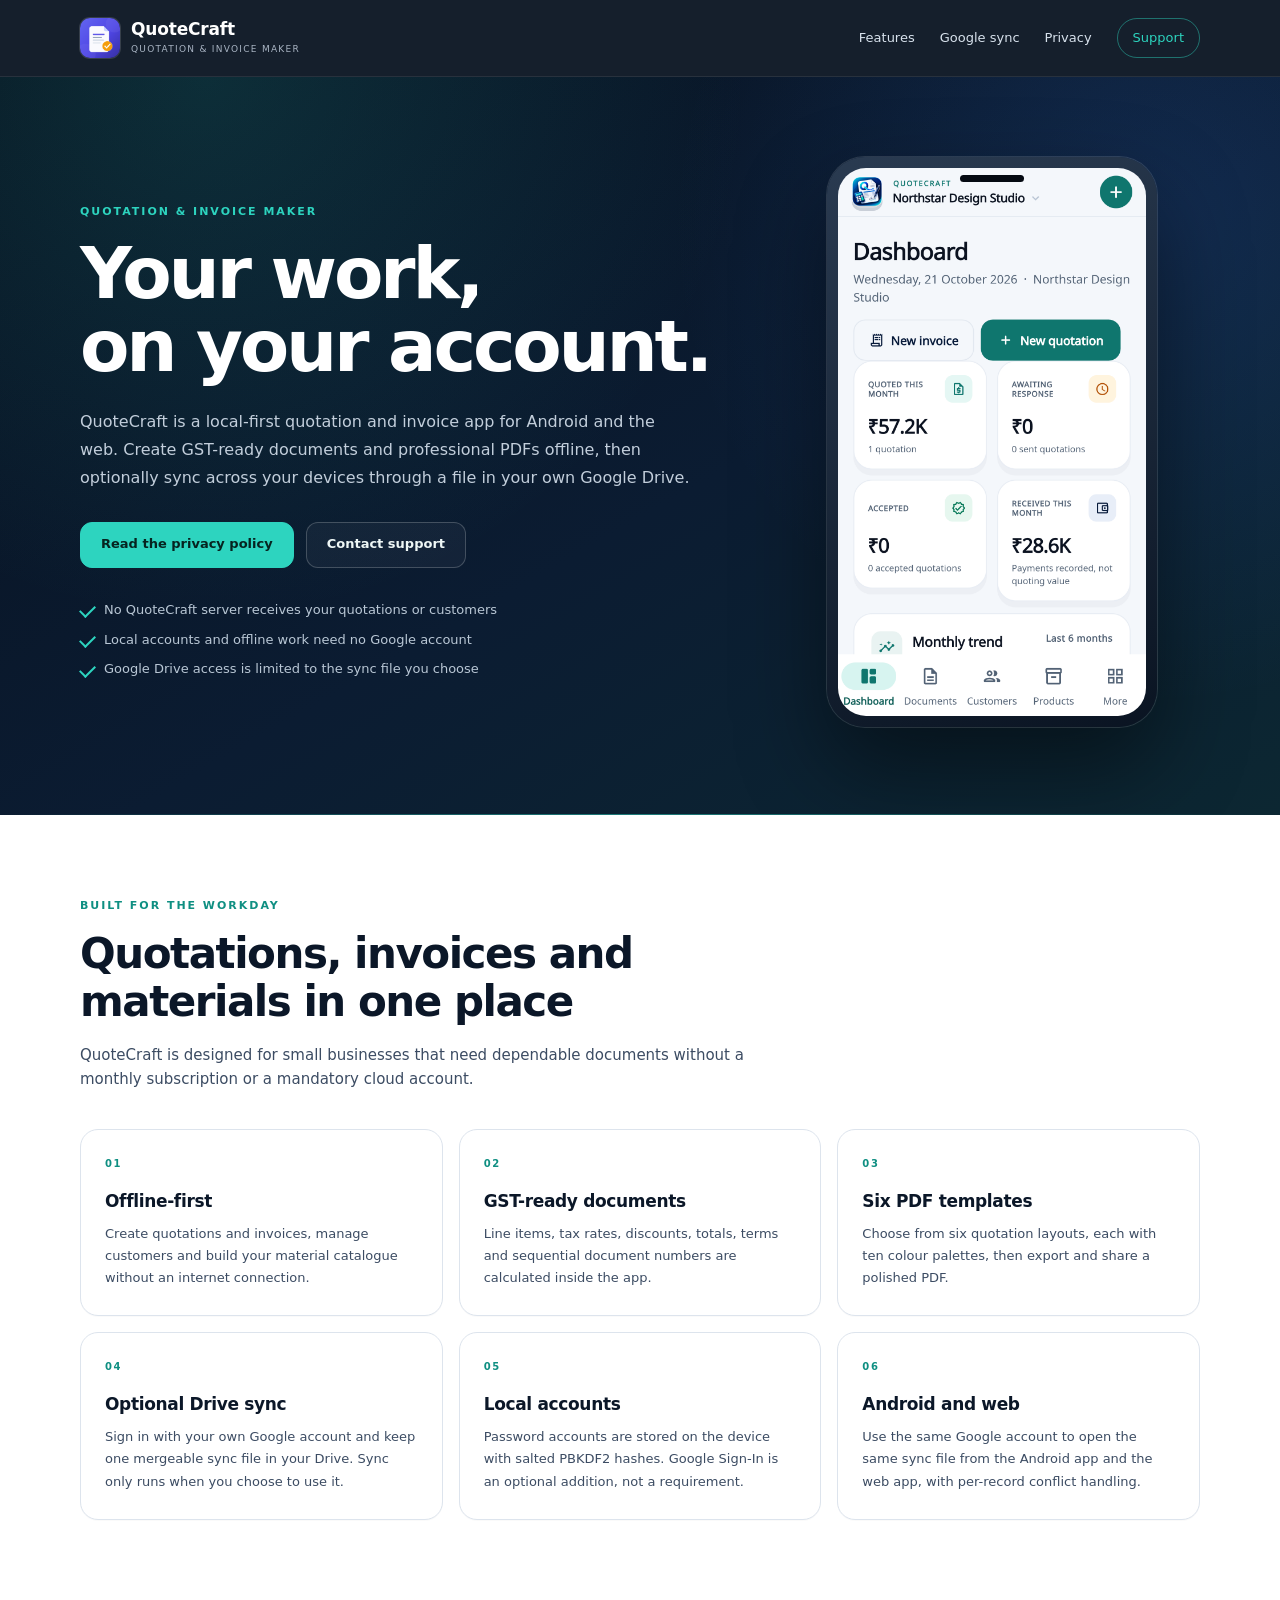
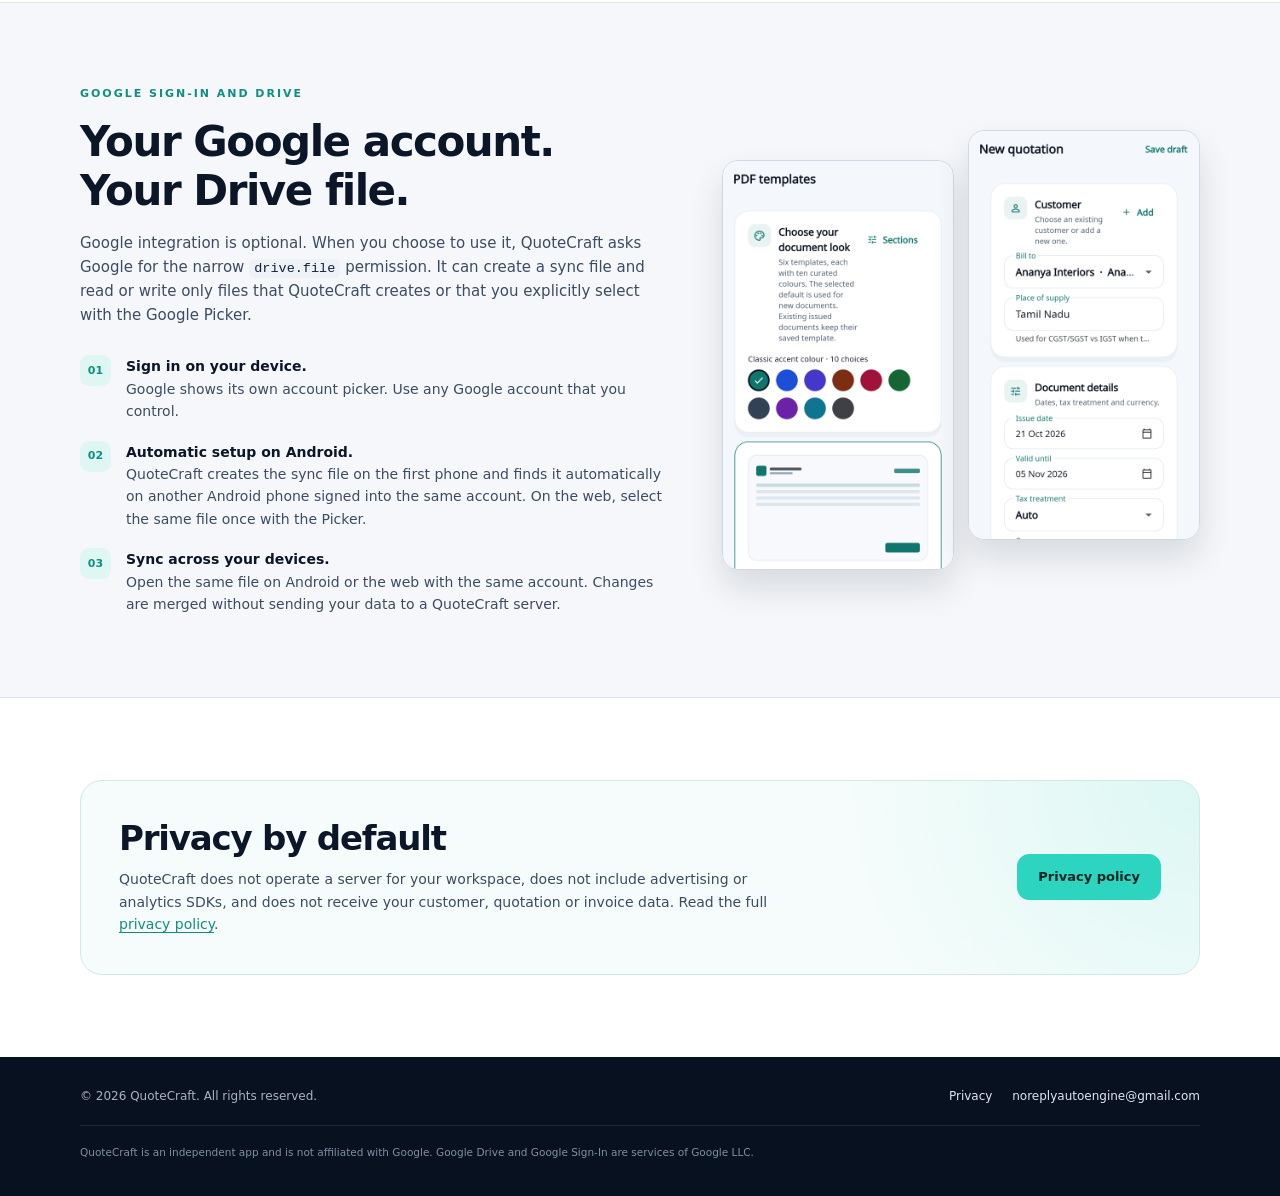
<file: index.html>
<!doctype html>
<html lang="en">
  <head>
    <meta charset="utf-8" />
    <meta name="viewport" content="width=device-width, initial-scale=1" />
    <title>QuoteCraft — Quotation &amp; Invoice Maker</title>
    <meta
      name="description"
      content="QuoteCraft is a local-first quotation and invoice maker for Android and the web. Work offline, export professional PDFs, and optionally sync through your own Google Drive."
    />
    <link rel="icon" href="icon-512.png" />
    <link rel="stylesheet" href="styles.css" />
  </head>
  <body>
    <header class="site-header">
      <div class="wrap header-inner">
        <a class="brand" href="./">
          <img src="icon-512.png" alt="" width="40" height="40" />
          <span>
            <strong>QuoteCraft</strong>
            <small>Quotation &amp; invoice maker</small>
          </span>
        </a>
        <nav aria-label="Main">
          <a href="#features">Features</a>
          <a href="#google">Google sync</a>
          <a href="privacy.html">Privacy</a>
          <a class="nav-contact" href="mailto:noreplyautoengine@gmail.com">Support</a>
        </nav>
      </div>
    </header>

    <main>
      <section class="hero">
        <div class="wrap hero-grid">
          <div class="hero-copy">
            <p class="eyebrow">Quotation &amp; invoice maker</p>
            <h1>Your work,<br />on your account.</h1>
            <p class="lede">
              QuoteCraft is a local-first quotation and invoice app for Android
              and the web. Create GST-ready documents and professional PDFs
              offline, then optionally sync across your devices through a file
              in your own Google Drive.
            </p>
            <div class="actions">
              <a class="button" href="privacy.html">Read the privacy policy</a>
              <a class="button ghost" href="mailto:noreplyautoengine@gmail.com">Contact support</a>
            </div>
            <ul class="check-list">
              <li>No QuoteCraft server receives your quotations or customers</li>
              <li>Local accounts and offline work need no Google account</li>
              <li>Google Drive access is limited to the sync file you choose</li>
            </ul>
          </div>
          <div class="hero-visual">
            <div class="phone">
              <img
                src="screens/dashboard.png"
                alt="QuoteCraft dashboard showing quotation totals, recent documents and quick actions"
                width="360"
                height="800"
              />
            </div>
          </div>
        </div>
      </section>

      <section class="section" id="features">
        <div class="wrap">
          <p class="eyebrow dark">Built for the workday</p>
          <h2>Quotations, invoices and materials in one place</h2>
          <p class="section-lede">
            QuoteCraft is designed for small businesses that need dependable
            documents without a monthly subscription or a mandatory cloud
            account.
          </p>
          <div class="cards">
            <article class="card">
              <span class="card-kicker">01</span>
              <h3>Offline-first</h3>
              <p>
                Create quotations and invoices, manage customers and build your
                material catalogue without an internet connection.
              </p>
            </article>
            <article class="card">
              <span class="card-kicker">02</span>
              <h3>GST-ready documents</h3>
              <p>
                Line items, tax rates, discounts, totals, terms and sequential
                document numbers are calculated inside the app.
              </p>
            </article>
            <article class="card">
              <span class="card-kicker">03</span>
              <h3>Six PDF templates</h3>
              <p>
                Choose from six quotation layouts, each with ten colour palettes,
                then export and share a polished PDF.
              </p>
            </article>
            <article class="card">
              <span class="card-kicker">04</span>
              <h3>Optional Drive sync</h3>
              <p>
                Sign in with your own Google account and keep one mergeable sync
                file in your Drive. Sync only runs when you choose to use it.
              </p>
            </article>
            <article class="card">
              <span class="card-kicker">05</span>
              <h3>Local accounts</h3>
              <p>
                Password accounts are stored on the device with salted PBKDF2
                hashes. Google Sign-In is an optional addition, not a requirement.
              </p>
            </article>
            <article class="card">
              <span class="card-kicker">06</span>
              <h3>Android and web</h3>
              <p>
                Use the same Google account to open the same sync file from the
                Android app and the web app, with per-record conflict handling.
              </p>
            </article>
          </div>
        </div>
      </section>

      <section class="section tinted" id="google">
        <div class="wrap split">
          <div>
            <p class="eyebrow dark">Google Sign-In and Drive</p>
            <h2>Your Google account. Your Drive file.</h2>
            <p class="section-lede">
              Google integration is optional. When you choose to use it,
              QuoteCraft asks Google for the narrow
              <code>drive.file</code> permission. It can create a sync file and
              read or write only files that QuoteCraft creates or that you
              explicitly select with the Google Picker.
            </p>
            <ol class="steps">
              <li>
                <strong>Sign in on your device.</strong> Google shows its own
                account picker. Use any Google account that you control.
              </li>
              <li>
                <strong>Automatic setup on Android.</strong> QuoteCraft creates
                the sync file on the first phone and finds it automatically on
                another Android phone signed into the same account. On the web,
                select the same file once with the Picker.
              </li>
              <li>
                <strong>Sync across your devices.</strong> Open the same file on
                Android or the web with the same account. Changes are merged
                without sending your data to a QuoteCraft server.
              </li>
            </ol>
          </div>
          <div class="templates">
            <img
              src="screens/templates.png"
              alt="QuoteCraft template gallery showing six quotation designs"
              loading="lazy"
            />
            <img
              src="screens/quote-editor.png"
              alt="QuoteCraft quotation editor with line items and totals"
              loading="lazy"
            />
          </div>
        </div>
      </section>

      <section class="section">
        <div class="wrap notice">
          <div>
            <h2>Privacy by default</h2>
            <p>
              QuoteCraft does not operate a server for your workspace, does not
              include advertising or analytics SDKs, and does not receive your
              customer, quotation or invoice data. Read the full
              <a href="privacy.html">privacy policy</a>.
            </p>
          </div>
          <a class="button" href="privacy.html">Privacy policy</a>
        </div>
      </section>
    </main>

    <footer class="site-footer">
      <div class="wrap footer-inner">
        <p>&copy; 2026 QuoteCraft. All rights reserved.</p>
        <p>
          <a href="privacy.html">Privacy</a>
          <a href="mailto:noreplyautoengine@gmail.com">noreplyautoengine@gmail.com</a>
        </p>
      </div>
      <div class="wrap fine-print">
        <p>
          QuoteCraft is an independent app and is not affiliated with Google.
          Google Drive and Google Sign-In are services of Google LLC.
        </p>
      </div>
    </footer>
  </body>
</html>
</file>
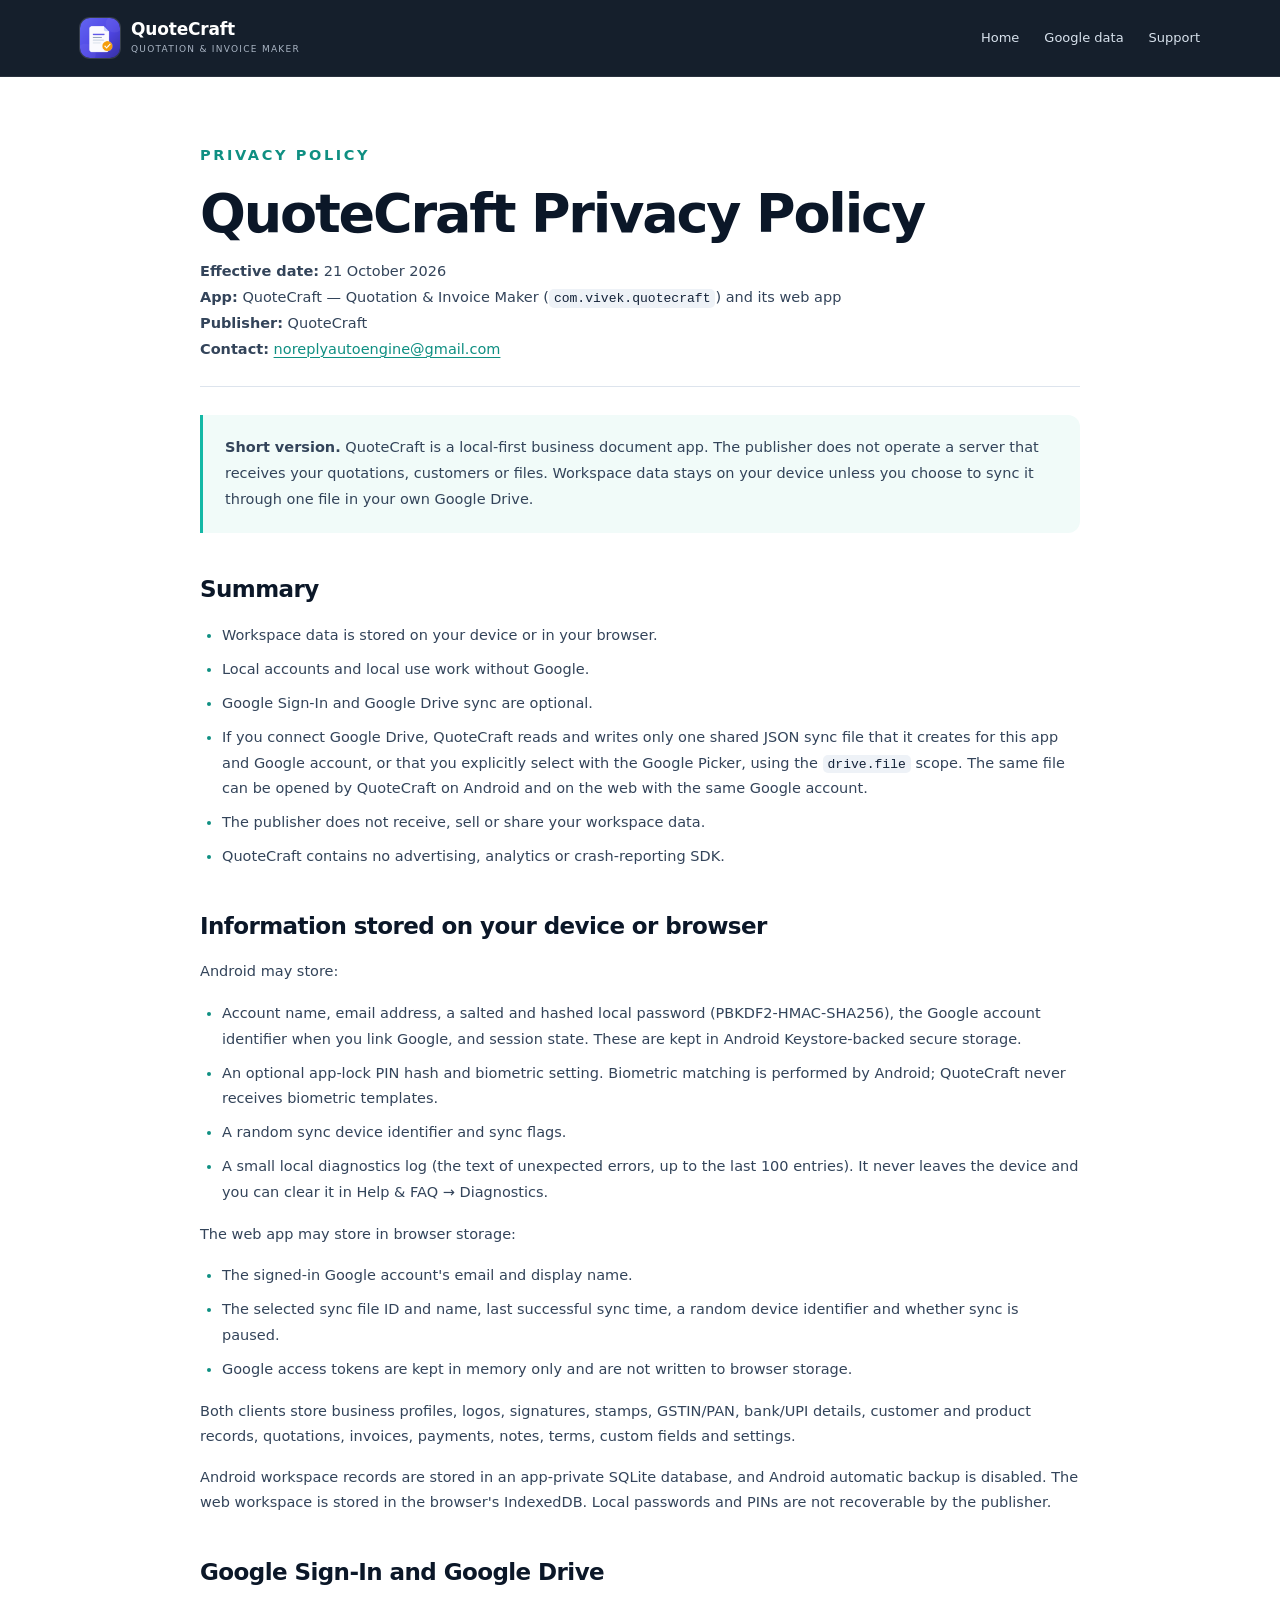
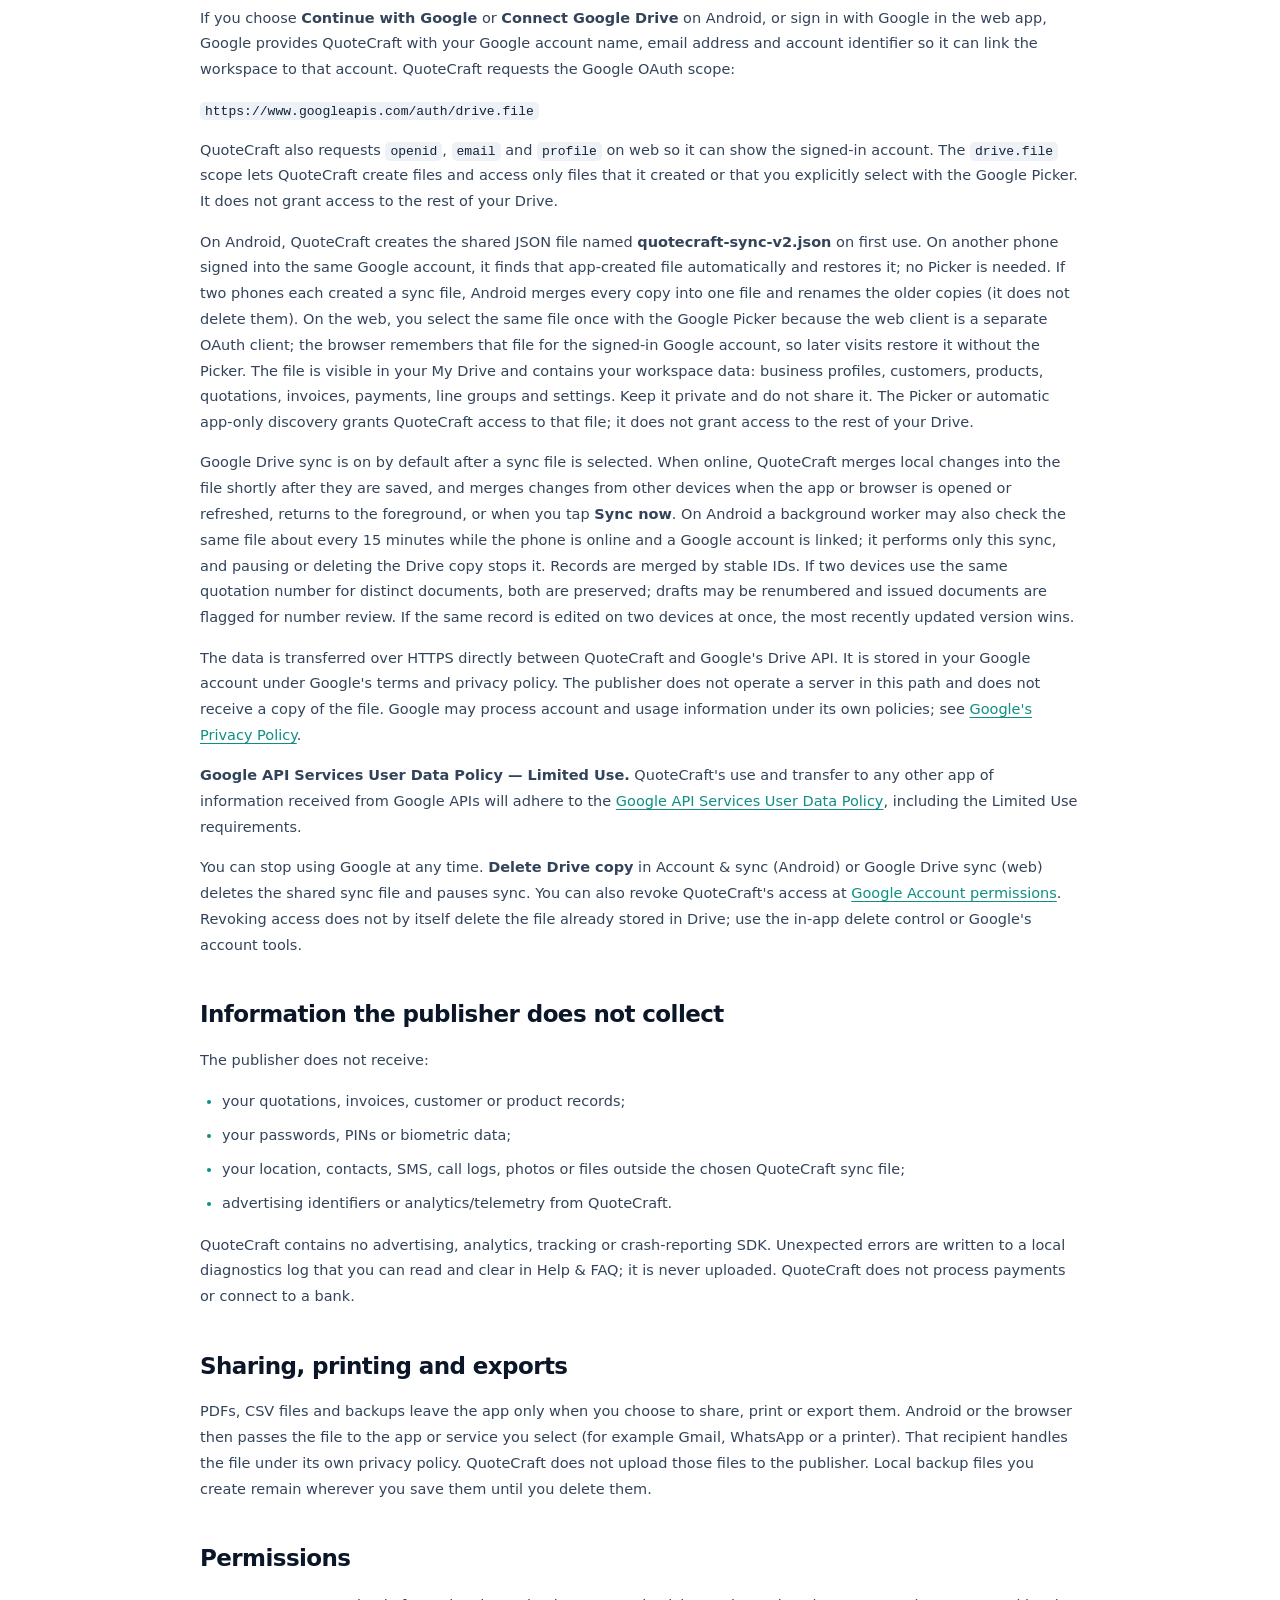
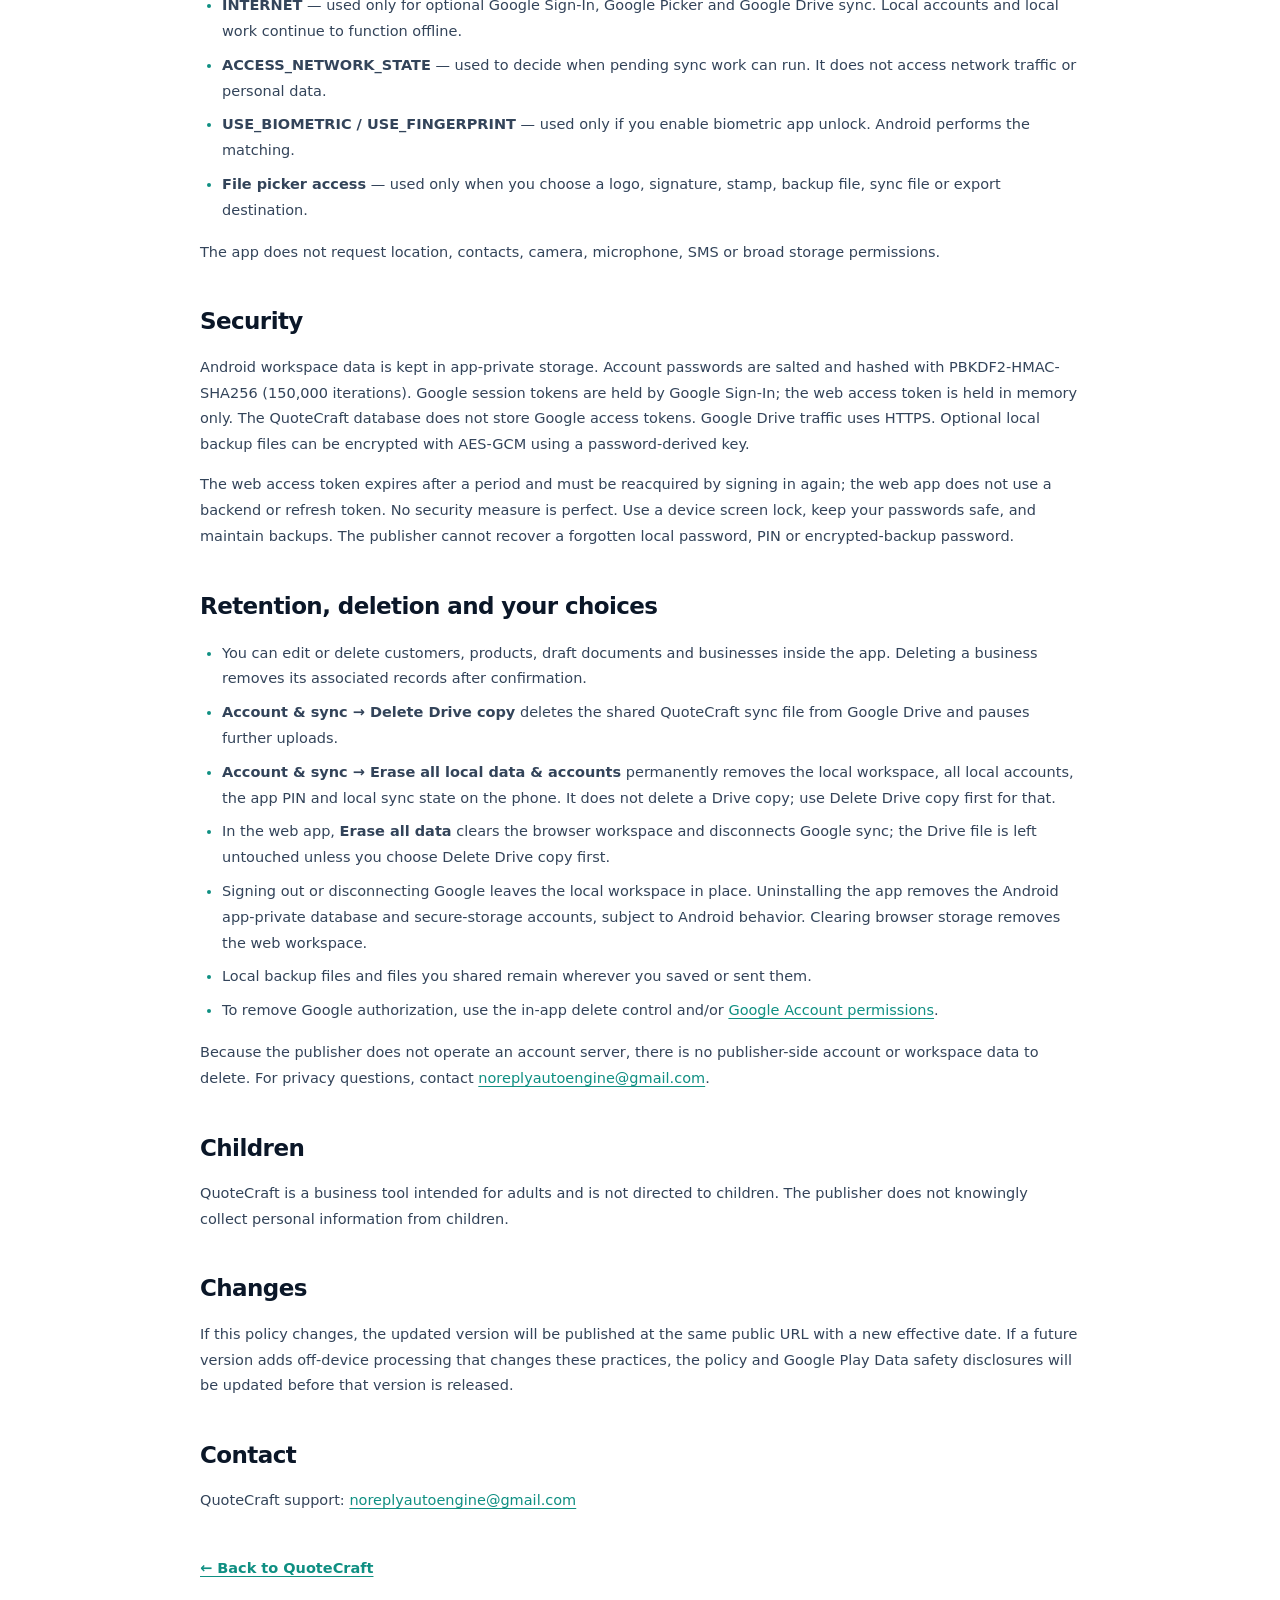
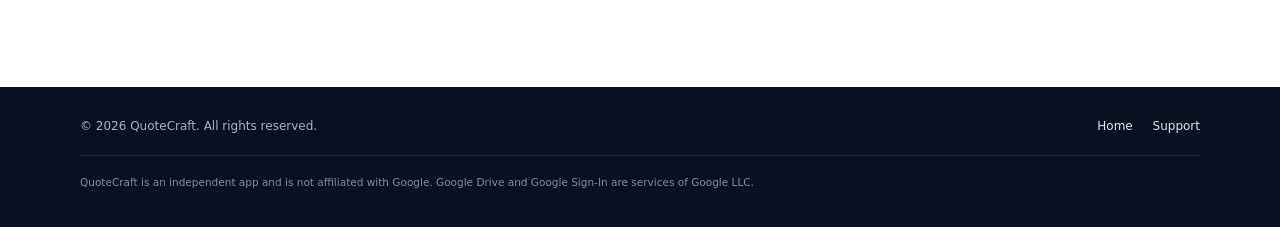
<file: privacy.html>
<!doctype html>
<html lang="en">
  <head>
    <meta charset="utf-8" />
    <meta name="viewport" content="width=device-width, initial-scale=1" />
    <title>Privacy Policy — QuoteCraft</title>
    <meta
      name="description"
      content="QuoteCraft privacy policy: local-first workspace data, optional Google Sign-In and Google Drive sync through a file you choose."
    />
    <link rel="icon" href="icon-512.png" />
    <link rel="stylesheet" href="styles.css" />
  </head>
  <body class="legal-page">
    <header class="site-header">
      <div class="wrap header-inner">
        <a class="brand" href="./">
          <img src="icon-512.png" alt="" width="40" height="40" />
          <span>
            <strong>QuoteCraft</strong>
            <small>Quotation &amp; invoice maker</small>
          </span>
        </a>
        <nav aria-label="Main">
          <a href="index.html">Home</a>
          <a href="#google">Google data</a>
          <a href="mailto:noreplyautoengine@gmail.com">Support</a>
        </nav>
      </div>
    </header>

    <main class="wrap legal">
      <p class="eyebrow dark">Privacy policy</p>
      <h1>QuoteCraft Privacy Policy</h1>
      <p class="meta">
        <strong>Effective date:</strong> 21 October 2026<br />
        <strong>App:</strong> QuoteCraft — Quotation &amp; Invoice Maker
        (<code>com.vivek.quotecraft</code>) and its web app<br />
        <strong>Publisher:</strong> QuoteCraft<br />
        <strong>Contact:</strong>
        <a href="mailto:noreplyautoengine@gmail.com">noreplyautoengine@gmail.com</a>
      </p>

      <div class="legal-callout">
        <p>
          <strong>Short version.</strong> QuoteCraft is a local-first business
          document app. The publisher does not operate a server that receives
          your quotations, customers or files. Workspace data stays on your
          device unless you choose to sync it through one file in your own
          Google Drive.
        </p>
      </div>

      <h2 id="summary">Summary</h2>
      <ul>
        <li>Workspace data is stored on your device or in your browser.</li>
        <li>Local accounts and local use work without Google.</li>
        <li>Google Sign-In and Google Drive sync are optional.</li>
        <li>
          If you connect Google Drive, QuoteCraft reads and writes only one
          shared JSON sync file that it creates for this app and Google account,
          or that you explicitly select with the Google Picker, using the
          <code>drive.file</code> scope. The same file can be opened by
          QuoteCraft on Android and on the web with the same Google account.
        </li>
        <li>The publisher does not receive, sell or share your workspace data.</li>
        <li>
          QuoteCraft contains no advertising, analytics or crash-reporting SDK.
        </li>
      </ul>

      <h2 id="stored">Information stored on your device or browser</h2>
      <p>Android may store:</p>
      <ul>
        <li>
          Account name, email address, a salted and hashed local password
          (PBKDF2-HMAC-SHA256), the Google account identifier when you link
          Google, and session state. These are kept in Android
          Keystore-backed secure storage.
        </li>
        <li>
          An optional app-lock PIN hash and biometric setting. Biometric
          matching is performed by Android; QuoteCraft never receives biometric
          templates.
        </li>
        <li>A random sync device identifier and sync flags.</li>
        <li>
          A small local diagnostics log (the text of unexpected errors, up to
          the last 100 entries). It never leaves the device and you can clear it
          in Help &amp; FAQ &rarr; Diagnostics.
        </li>
      </ul>
      <p>The web app may store in browser storage:</p>
      <ul>
        <li>The signed-in Google account's email and display name.</li>
        <li>
          The selected sync file ID and name, last successful sync time, a
          random device identifier and whether sync is paused.
        </li>
        <li>
          Google access tokens are kept in memory only and are not written to
          browser storage.
        </li>
      </ul>
      <p>
        Both clients store business profiles, logos, signatures, stamps,
        GSTIN/PAN, bank/UPI details, customer and product records, quotations,
        invoices, payments, notes, terms, custom fields and settings.
      </p>
      <p>
        Android workspace records are stored in an app-private SQLite database,
        and Android automatic backup is disabled. The web workspace is stored
        in the browser's IndexedDB. Local passwords and PINs are not recoverable
        by the publisher.
      </p>

      <h2 id="google">Google Sign-In and Google Drive</h2>
      <p>
        If you choose <strong>Continue with Google</strong> or
        <strong>Connect Google Drive</strong> on Android, or sign in with Google
        in the web app, Google provides QuoteCraft with your Google account
        name, email address and account identifier so it can link the workspace
        to that account. QuoteCraft requests the Google OAuth scope:
      </p>
      <p><code>https://www.googleapis.com/auth/drive.file</code></p>
      <p>
        QuoteCraft also requests <code>openid</code>, <code>email</code> and
        <code>profile</code> on web so it can show the signed-in account. The
        <code>drive.file</code> scope lets QuoteCraft create files and access
        only files that it created or that you explicitly select with the Google
        Picker. It does not grant access to the rest of your Drive.
      </p>
      <p>
        On Android, QuoteCraft creates the shared JSON file named
        <strong>quotecraft-sync-v2.json</strong> on first use. On another phone
        signed into the same Google account, it finds that app-created file
        automatically and restores it; no Picker is needed. If two phones each
        created a sync file, Android merges every copy into one file and renames
        the older copies (it does not delete them). On the web, you select the
        same file once with the Google Picker because the web client is a
        separate OAuth client; the browser remembers that file for the
        signed-in Google account, so later visits restore it without the Picker.
        The file is visible in your My Drive and
        contains your workspace data: business profiles, customers, products,
        quotations, invoices, payments, line groups and settings. Keep it
        private and do not share it. The Picker or automatic app-only discovery
        grants QuoteCraft access to that file; it does not grant access to the
        rest of your Drive.
      </p>
      <p>
        Google Drive sync is on by default after a sync file is selected. When
        online, QuoteCraft merges local changes into the file shortly after they
        are saved, and merges changes from other devices when the app or browser
        is opened or refreshed, returns to the foreground, or when you tap
        <strong>Sync now</strong>. On Android a background worker may also
        check the same file about every 15 minutes while the phone is online and
        a Google account is linked; it performs only this sync, and pausing or
        deleting the Drive copy stops it. Records are merged by stable IDs. If
        two devices use the same quotation number for distinct documents, both
        are preserved; drafts may be renumbered and issued documents are flagged
        for number review. If the same record is edited on two devices at once,
        the most recently updated version wins.
      </p>
      <p>
        The data is transferred over HTTPS directly between QuoteCraft and
        Google's Drive API. It is stored in your Google account under Google's
        terms and privacy policy. The publisher does not operate a server in
        this path and does not receive a copy of the file. Google may process
        account and usage information under its own policies; see
        <a href="https://policies.google.com/privacy" rel="noopener">Google's Privacy Policy</a>.
      </p>
      <p>
        <strong>Google API Services User Data Policy — Limited Use.</strong>
        QuoteCraft's use and transfer to any other app of information received
        from Google APIs will adhere to the
        <a href="https://developers.google.com/terms/api-services-user-data-policy" rel="noopener">Google API Services User Data Policy</a>,
        including the Limited Use requirements.
      </p>
      <p>
        You can stop using Google at any time. <strong>Delete Drive copy</strong>
        in Account &amp; sync (Android) or Google Drive sync (web) deletes the
        shared sync file and pauses sync. You can also revoke QuoteCraft's
        access at
        <a href="https://myaccount.google.com/permissions" rel="noopener">Google Account permissions</a>.
        Revoking access does not by itself delete the file already stored in
        Drive; use the in-app delete control or Google's account tools.
      </p>

      <h2 id="not-collected">Information the publisher does not collect</h2>
      <p>The publisher does not receive:</p>
      <ul>
        <li>your quotations, invoices, customer or product records;</li>
        <li>your passwords, PINs or biometric data;</li>
        <li>
          your location, contacts, SMS, call logs, photos or files outside the
          chosen QuoteCraft sync file;
        </li>
        <li>advertising identifiers or analytics/telemetry from QuoteCraft.</li>
      </ul>
      <p>
        QuoteCraft contains no advertising, analytics, tracking or
        crash-reporting SDK. Unexpected errors are written to a local
        diagnostics log that you can read and clear in Help &amp; FAQ; it is
        never uploaded. QuoteCraft does not process payments or connect to a
        bank.
      </p>

      <h2 id="exports">Sharing, printing and exports</h2>
      <p>
        PDFs, CSV files and backups leave the app only when you choose to share,
        print or export them. Android or the browser then passes the file to the
        app or service you select (for example Gmail, WhatsApp or a printer).
        That recipient handles the file under its own privacy policy. QuoteCraft
        does not upload those files to the publisher. Local backup files you
        create remain wherever you save them until you delete them.
      </p>

      <h2 id="permissions">Permissions</h2>
      <ul>
        <li>
          <strong>INTERNET</strong> — used only for optional Google Sign-In,
          Google Picker and Google Drive sync. Local accounts and local work
          continue to function offline.
        </li>
        <li>
          <strong>ACCESS_NETWORK_STATE</strong> — used to decide when pending
          sync work can run. It does not access network traffic or personal
          data.
        </li>
        <li>
          <strong>USE_BIOMETRIC / USE_FINGERPRINT</strong> — used only if you
          enable biometric app unlock. Android performs the matching.
        </li>
        <li>
          <strong>File picker access</strong> — used only when you choose a
          logo, signature, stamp, backup file, sync file or export destination.
        </li>
      </ul>
      <p>
        The app does not request location, contacts, camera, microphone, SMS or
        broad storage permissions.
      </p>

      <h2 id="security">Security</h2>
      <p>
        Android workspace data is kept in app-private storage. Account passwords
        are salted and hashed with PBKDF2-HMAC-SHA256 (150,000 iterations).
        Google session tokens are held by Google Sign-In; the web access token
        is held in memory only. The QuoteCraft database does not store Google
        access tokens. Google Drive traffic uses HTTPS. Optional local backup
        files can be encrypted with AES-GCM using a password-derived key.
      </p>
      <p>
        The web access token expires after a period and must be reacquired by
        signing in again; the web app does not use a backend or refresh token.
        No security measure is perfect. Use a device screen lock, keep your
        passwords safe, and maintain backups. The publisher cannot recover a
        forgotten local password, PIN or encrypted-backup password.
      </p>

      <h2 id="retention">Retention, deletion and your choices</h2>
      <ul>
        <li>
          You can edit or delete customers, products, draft documents and
          businesses inside the app. Deleting a business removes its associated
          records after confirmation.
        </li>
        <li>
          <strong>Account &amp; sync → Delete Drive copy</strong> deletes the
          shared QuoteCraft sync file from Google Drive and pauses further
          uploads.
        </li>
        <li>
          <strong>Account &amp; sync → Erase all local data &amp; accounts</strong>
          permanently removes the local workspace, all local accounts, the app
          PIN and local sync state on the phone. It does not delete a Drive
          copy; use Delete Drive copy first for that.
        </li>
        <li>
          In the web app, <strong>Erase all data</strong> clears the browser
          workspace and disconnects Google sync; the Drive file is left
          untouched unless you choose Delete Drive copy first.
        </li>
        <li>
          Signing out or disconnecting Google leaves the local workspace in
          place. Uninstalling the app removes the Android app-private database
          and secure-storage accounts, subject to Android behavior. Clearing
          browser storage removes the web workspace.
        </li>
        <li>
          Local backup files and files you shared remain wherever you saved or
          sent them.
        </li>
        <li>
          To remove Google authorization, use the in-app delete control and/or
          <a href="https://myaccount.google.com/permissions" rel="noopener">Google Account permissions</a>.
        </li>
      </ul>
      <p>
        Because the publisher does not operate an account server, there is no
        publisher-side account or workspace data to delete. For privacy
        questions, contact
        <a href="mailto:noreplyautoengine@gmail.com">noreplyautoengine@gmail.com</a>.
      </p>

      <h2 id="children">Children</h2>
      <p>
        QuoteCraft is a business tool intended for adults and is not directed to
        children. The publisher does not knowingly collect personal information
        from children.
      </p>

      <h2 id="changes">Changes</h2>
      <p>
        If this policy changes, the updated version will be published at the
        same public URL with a new effective date. If a future version adds
        off-device processing that changes these practices, the policy and
        Google Play Data safety disclosures will be updated before that version
        is released.
      </p>

      <h2 id="contact">Contact</h2>
      <p>
        QuoteCraft support:
        <a href="mailto:noreplyautoengine@gmail.com">noreplyautoengine@gmail.com</a>
      </p>

      <p class="legal-back"><a href="index.html">← Back to QuoteCraft</a></p>
    </main>

    <footer class="site-footer">
      <div class="wrap footer-inner">
        <p>&copy; 2026 QuoteCraft. All rights reserved.</p>
        <p><a href="index.html">Home</a> <a href="mailto:noreplyautoengine@gmail.com">Support</a></p>
      </div>
      <div class="wrap fine-print">
        <p>
          QuoteCraft is an independent app and is not affiliated with Google.
          Google Drive and Google Sign-In are services of Google LLC.
        </p>
      </div>
    </footer>
  </body>
</html>
</file>
<file: styles.css>
:root {
  --ink-950: #07111f;
  --ink-900: #0b1728;
  --ink-800: #132238;
  --ink-600: #3c4c63;
  --ink-500: #5b6b80;
  --ink-300: #a9b4c3;
  --ink-100: #e7ebf1;
  --paper: #ffffff;
  --paper-soft: #f5f7fa;
  --line: #dde4ed;
  --teal: #14b8a6;
  --teal-dark: #0f8f82;
  --brand: #2dd4bf;
  --blue: #3b82f6;
  --warning: #f59e0b;
  --radius: 18px;
  --shadow: 0 24px 70px rgba(7, 17, 31, 0.14);
  --wrap: 1120px;
}

* {
  box-sizing: border-box;
}

html {
  scroll-behavior: smooth;
}

body {
  margin: 0;
  font-family:
    "Inter", ui-sans-serif, system-ui, -apple-system, "Segoe UI", Roboto,
    "Helvetica Neue", Arial, sans-serif;
  color: var(--ink-900);
  background: var(--paper);
  line-height: 1.6;
  -webkit-font-smoothing: antialiased;
}

img {
  max-width: 100%;
  height: auto;
}

a {
  color: var(--teal-dark);
  text-decoration-thickness: 1px;
  text-underline-offset: 3px;
}

a:hover {
  color: var(--ink-900);
}

code {
  font-family: ui-monospace, SFMono-Regular, Menlo, Consolas, monospace;
  font-size: 0.9em;
  background: #eef2f7;
  color: var(--ink-800);
  padding: 0.14em 0.38em;
  border-radius: 5px;
  overflow-wrap: anywhere;
}

.wrap {
  width: min(var(--wrap), calc(100% - 40px));
  margin-inline: auto;
}

.site-header {
  position: sticky;
  top: 0;
  z-index: 20;
  background: rgba(7, 17, 31, 0.94);
  backdrop-filter: blur(14px);
  border-bottom: 1px solid rgba(255, 255, 255, 0.08);
}

.header-inner {
  display: flex;
  align-items: center;
  justify-content: space-between;
  gap: 24px;
  min-height: 76px;
}

.brand {
  display: flex;
  align-items: center;
  gap: 11px;
  color: #fff;
  text-decoration: none;
}

.brand img {
  border-radius: 10px;
  box-shadow: 0 0 0 1px rgba(255, 255, 255, 0.14);
}

.brand strong {
  display: block;
  font-size: 17px;
  line-height: 1.15;
  letter-spacing: -0.01em;
}

.brand small {
  display: block;
  margin-top: 3px;
  font-size: 9px;
  letter-spacing: 0.14em;
  text-transform: uppercase;
  color: var(--ink-300);
}

.brand:hover {
  color: #fff;
}

.site-header nav {
  display: flex;
  align-items: center;
  gap: 25px;
  font-size: 13px;
  font-weight: 500;
}

.site-header nav a {
  color: #d8e2ed;
  text-decoration: none;
}

.site-header nav a:hover {
  color: var(--brand);
}

.nav-contact {
  padding: 9px 15px;
  border: 1px solid rgba(45, 212, 191, 0.45);
  border-radius: 999px;
  color: var(--brand) !important;
}

.hero {
  position: relative;
  overflow: hidden;
  color: #fff;
  background:
    radial-gradient(circle at 16% 0%, rgba(45, 212, 191, 0.14), transparent 34rem),
    radial-gradient(circle at 90% 20%, rgba(59, 130, 246, 0.15), transparent 30rem),
    linear-gradient(150deg, #07111f 0%, #0b1c32 55%, #0c2732 100%);
}

.hero::after {
  content: "";
  position: absolute;
  inset: auto 0 0;
  height: 1px;
  background: linear-gradient(90deg, transparent, rgba(45, 212, 191, 0.5), transparent);
}

.hero-grid {
  display: grid;
  grid-template-columns: minmax(0, 1.15fr) minmax(280px, 0.75fr);
  align-items: center;
  gap: 64px;
  padding-block: 80px 88px;
}

.eyebrow {
  margin: 0 0 16px;
  font-size: 11px;
  font-weight: 700;
  letter-spacing: 0.18em;
  text-transform: uppercase;
  color: var(--brand);
}

.eyebrow.dark {
  color: var(--teal-dark);
}

.hero h1 {
  margin: 0;
  font-size: clamp(44px, 6vw, 72px);
  line-height: 1.02;
  letter-spacing: -0.045em;
  font-weight: 650;
}

.lede {
  max-width: 610px;
  margin: 24px 0 0;
  font-size: 16px;
  line-height: 1.75;
  color: #c2cedb;
}

.actions {
  display: flex;
  flex-wrap: wrap;
  gap: 12px;
  margin-top: 30px;
}

.button {
  display: inline-flex;
  align-items: center;
  justify-content: center;
  min-height: 46px;
  padding: 0 20px;
  border: 1px solid var(--brand);
  border-radius: 12px;
  background: var(--brand);
  color: #062420;
  font-size: 13px;
  font-weight: 700;
  text-decoration: none;
  transition:
    transform 0.15s ease,
    background 0.15s ease;
}

.button:hover {
  background: #5eead4;
  color: #062420;
  transform: translateY(-1px);
}

.button.ghost {
  background: rgba(255, 255, 255, 0.04);
  border-color: rgba(255, 255, 255, 0.2);
  color: #eef7f6;
}

.button.ghost:hover {
  background: rgba(255, 255, 255, 0.1);
  color: #fff;
}

.check-list {
  display: grid;
  gap: 9px;
  padding: 0;
  margin: 32px 0 0;
  list-style: none;
  font-size: 13px;
  color: #b9c7d5;
}

.check-list li {
  position: relative;
  padding-left: 24px;
}

.check-list li::before {
  content: "";
  position: absolute;
  left: 0;
  top: 0.42em;
  width: 13px;
  height: 7px;
  border-left: 2px solid var(--brand);
  border-bottom: 2px solid var(--brand);
  transform: rotate(-45deg);
}

.hero-visual {
  display: flex;
  justify-content: center;
}

.phone {
  position: relative;
  width: min(330px, 100%);
  padding: 11px;
  border-radius: 38px;
  background: linear-gradient(160deg, #2a3b51, #0a1422);
  box-shadow:
    0 0 0 1px rgba(255, 255, 255, 0.13),
    0 40px 90px rgba(0, 0, 0, 0.46);
}

.phone::before {
  content: "";
  position: absolute;
  top: 18px;
  left: 50%;
  width: 64px;
  height: 7px;
  transform: translateX(-50%);
  border-radius: 99px;
  background: #050a12;
  z-index: 2;
}

.phone img {
  display: block;
  width: 100%;
  max-height: 640px;
  object-fit: cover;
  object-position: top;
  border-radius: 28px;
}

.section {
  padding-block: 82px;
}

.section.tinted {
  background: var(--paper-soft);
  border-block: 1px solid var(--line);
}

.section h2,
.notice h2 {
  margin: 0;
  max-width: 760px;
  font-size: clamp(28px, 3.4vw, 42px);
  line-height: 1.15;
  letter-spacing: -0.035em;
  font-weight: 650;
}

.section-lede {
  max-width: 720px;
  margin: 16px 0 0;
  color: var(--ink-600);
  font-size: 15px;
}

.cards {
  display: grid;
  grid-template-columns: repeat(3, minmax(0, 1fr));
  gap: 16px;
  margin-top: 38px;
}

.card {
  padding: 26px 24px;
  border: 1px solid var(--line);
  border-radius: var(--radius);
  background: #fff;
  box-shadow: 0 1px 0 rgba(7, 17, 31, 0.02);
}

.card-kicker {
  display: block;
  margin-bottom: 16px;
  font-size: 10px;
  font-weight: 700;
  letter-spacing: 0.16em;
  color: var(--teal-dark);
}

.card h3 {
  margin: 0 0 8px;
  font-size: 17px;
  letter-spacing: -0.02em;
}

.card p {
  margin: 0;
  color: var(--ink-600);
  font-size: 13px;
  line-height: 1.7;
}

.split {
  display: grid;
  grid-template-columns: minmax(0, 1fr) minmax(280px, 0.82fr);
  gap: 60px;
  align-items: center;
}

.steps {
  display: grid;
  gap: 18px;
  margin: 28px 0 0;
  padding: 0;
  list-style: none;
  counter-reset: step;
}

.steps li {
  position: relative;
  padding-left: 46px;
  color: var(--ink-600);
  font-size: 14px;
  counter-increment: step;
}

.steps li::before {
  content: counter(step, decimal-leading-zero);
  position: absolute;
  left: 0;
  top: 0;
  display: grid;
  place-items: center;
  width: 31px;
  height: 31px;
  border-radius: 9px;
  background: #dff7f3;
  color: var(--teal-dark);
  font-size: 11px;
  font-weight: 700;
}

.steps strong {
  display: block;
  color: var(--ink-900);
}

.templates {
  display: grid;
  grid-template-columns: 1fr 1fr;
  gap: 14px;
  align-items: start;
}

.templates img {
  width: 100%;
  border: 1px solid #cfd9e6;
  border-radius: 16px;
  box-shadow: 0 18px 34px rgba(7, 17, 31, 0.12);
}

.templates img:first-child {
  margin-top: 30px;
}

.notice {
  display: flex;
  align-items: center;
  justify-content: space-between;
  gap: 30px;
  padding: 38px;
  border: 1px solid #cfe9e4;
  border-radius: 22px;
  background:
    radial-gradient(circle at 100% 0%, rgba(45, 212, 191, 0.12), transparent 22rem),
    #f5fcfb;
}

.notice h2 {
  font-size: clamp(24px, 2.8vw, 34px);
}

.notice p {
  margin: 10px 0 0;
  max-width: 680px;
  color: var(--ink-600);
  font-size: 14px;
}

.site-footer {
  padding: 30px 0 36px;
  background: var(--ink-950);
  color: var(--ink-300);
  font-size: 12px;
}

.footer-inner {
  display: flex;
  justify-content: space-between;
  gap: 20px;
  align-items: center;
}

.site-footer p {
  margin: 0;
}

.site-footer a {
  color: #dce8f2;
  margin-left: 16px;
  text-decoration: none;
}

.site-footer a:hover {
  color: var(--brand);
}

.fine-print {
  margin-top: 19px;
  padding-top: 18px;
  border-top: 1px solid rgba(255, 255, 255, 0.1);
  color: #7f90a4;
  font-size: 10.5px;
}

.fine-print p {
  max-width: 780px;
}

.legal {
  max-width: 880px;
  padding-block: 66px 90px;
}

.legal h1 {
  margin: 0 0 16px;
  font-size: clamp(36px, 4.8vw, 54px);
  line-height: 1.08;
  letter-spacing: -0.04em;
}

.meta {
  padding-bottom: 24px;
  border-bottom: 1px solid var(--line);
  color: var(--ink-600);
  font-size: 13px;
}

.legal-callout {
  margin: 28px 0 8px;
  padding: 20px 22px;
  border-left: 3px solid var(--teal);
  border-radius: 0 12px 12px 0;
  background: #f1fbf9;
  color: var(--ink-600);
  font-size: 14px;
}

.legal-callout p {
  margin: 0;
}

.legal h2 {
  margin: 38px 0 12px;
  font-size: 23px;
  letter-spacing: -0.025em;
}

.legal p,
.legal li {
  color: #33445a;
  font-size: 14.5px;
  line-height: 1.78;
}

.legal ul {
  padding-left: 22px;
}

.legal li {
  margin: 8px 0;
}

.legal li::marker {
  color: var(--teal-dark);
}

.legal-back {
  margin-top: 42px;
  font-weight: 600;
}

@media (max-width: 900px) {
  .hero-grid {
    grid-template-columns: 1fr;
    gap: 44px;
    padding-block: 58px 70px;
  }

  .hero-visual {
    justify-content: flex-start;
  }

  .phone {
    width: min(280px, 100%);
  }

  .cards {
    grid-template-columns: 1fr 1fr;
  }

  .split {
    grid-template-columns: 1fr;
    gap: 40px;
  }

  .templates {
    max-width: 520px;
  }

  .notice {
    align-items: flex-start;
    flex-direction: column;
  }
}

@media (max-width: 640px) {
  .wrap {
    width: min(var(--wrap), calc(100% - 30px));
  }

  .header-inner {
    min-height: 66px;
  }

  .site-header nav {
    gap: 13px;
    font-size: 11px;
  }

  .site-header nav a:not(.nav-contact) {
    display: none;
  }

  .section {
    padding-block: 58px;
  }

  .cards {
    grid-template-columns: 1fr;
  }

  .hero h1 {
    font-size: 46px;
  }

  .lede {
    font-size: 14.5px;
  }

  .templates {
    grid-template-columns: 1fr;
    max-width: 300px;
  }

  .templates img:first-child {
    margin-top: 0;
  }

  .footer-inner {
    flex-direction: column;
    align-items: flex-start;
  }

  .site-footer a {
    margin-left: 0;
    margin-right: 14px;
  }

  .legal {
    padding-block: 44px 64px;
  }
}
</file>
